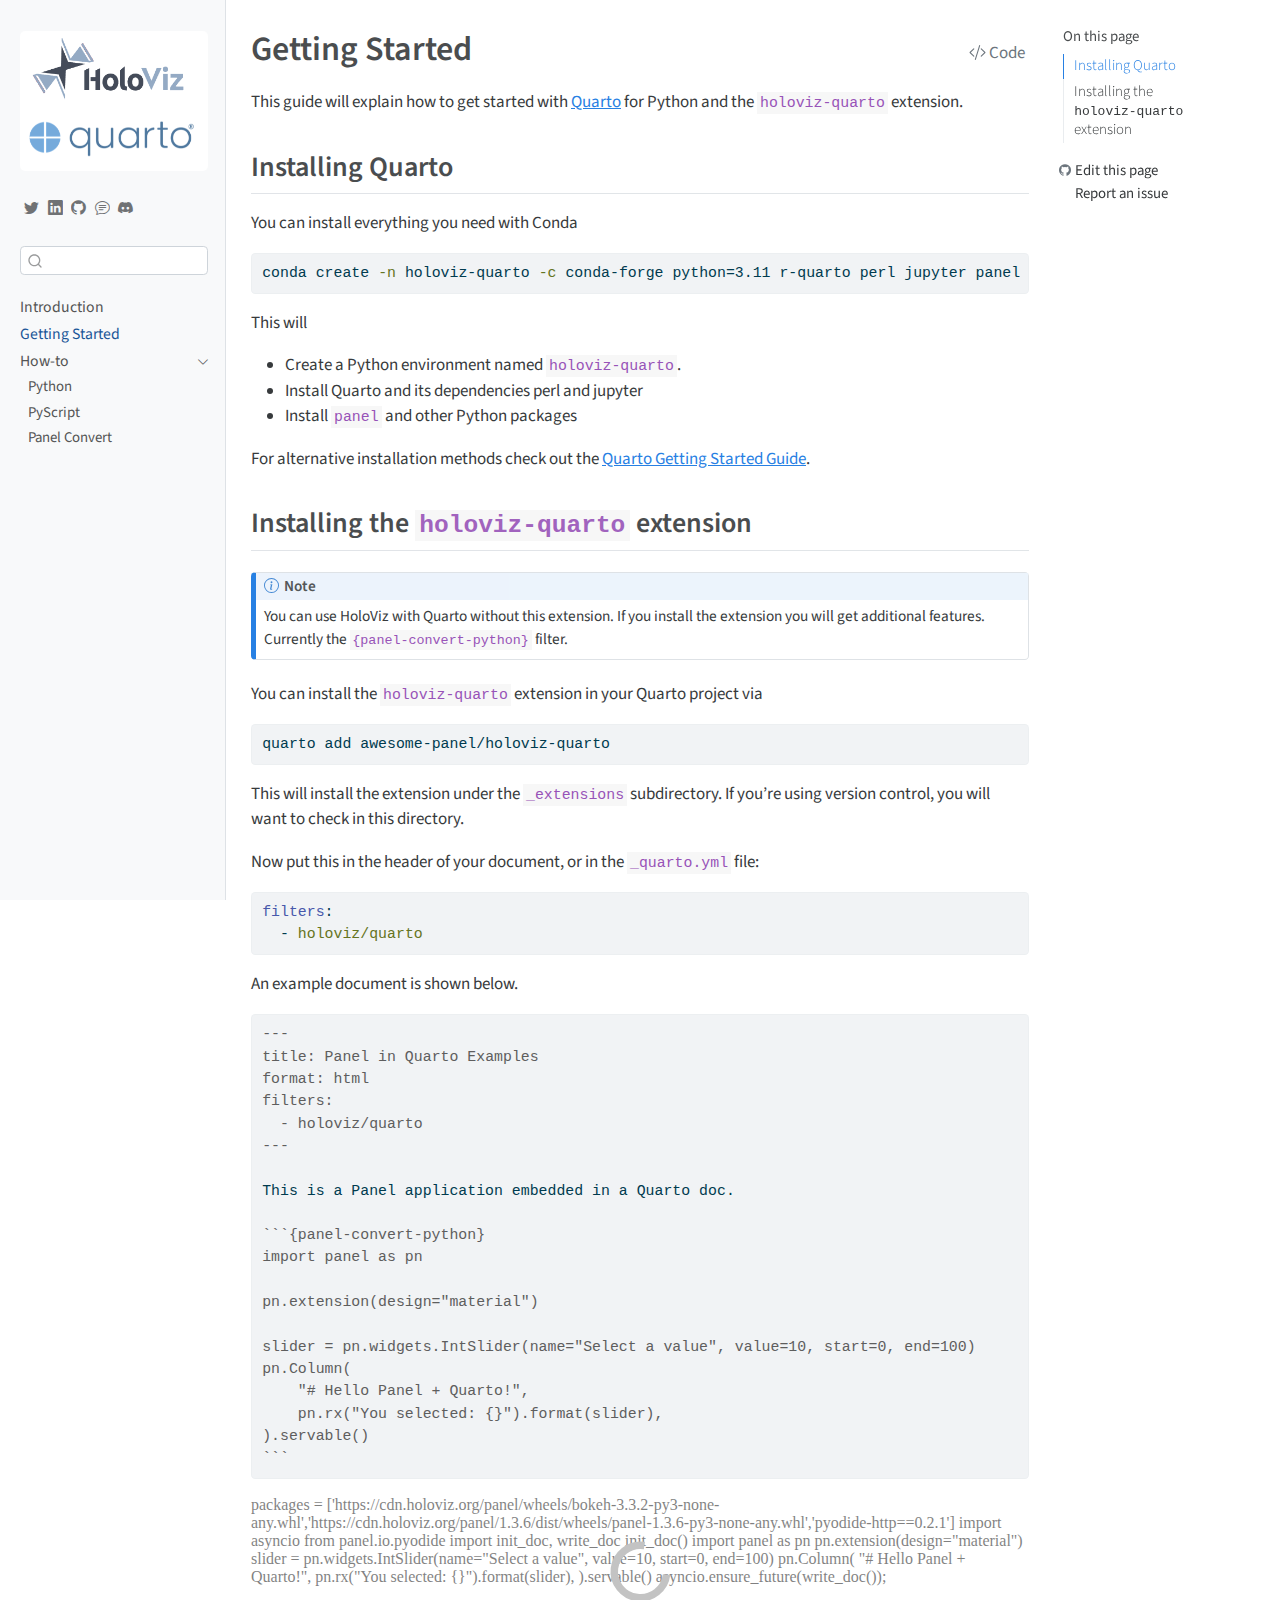
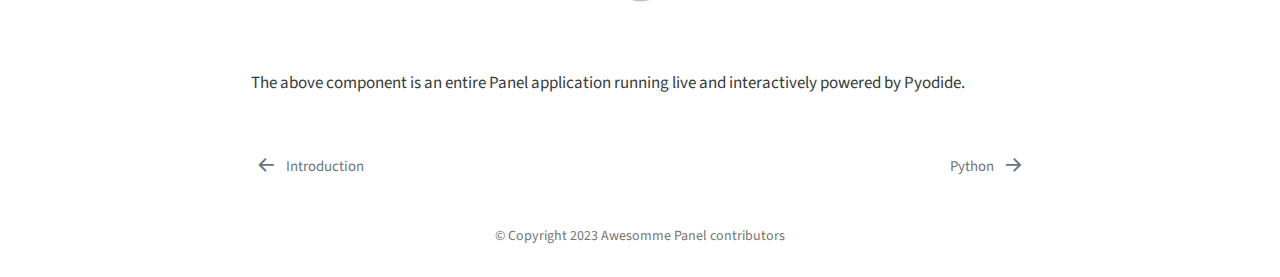
<file: getting-started.html>
<!DOCTYPE html>
<html xmlns="http://www.w3.org/1999/xhtml" lang="en" xml:lang="en"><head>

<meta charset="utf-8">
<meta name="generator" content="quarto-1.3.450">

<meta name="viewport" content="width=device-width, initial-scale=1.0, user-scalable=yes">


<title>holoviz-quarto - Getting Started</title>
<style>
code{white-space: pre-wrap;}
span.smallcaps{font-variant: small-caps;}
div.columns{display: flex; gap: min(4vw, 1.5em);}
div.column{flex: auto; overflow-x: auto;}
div.hanging-indent{margin-left: 1.5em; text-indent: -1.5em;}
ul.task-list{list-style: none;}
ul.task-list li input[type="checkbox"] {
  width: 0.8em;
  margin: 0 0.8em 0.2em -1em; /* quarto-specific, see https://github.com/quarto-dev/quarto-cli/issues/4556 */ 
  vertical-align: middle;
}
/* CSS for syntax highlighting */
pre > code.sourceCode { white-space: pre; position: relative; }
pre > code.sourceCode > span { display: inline-block; line-height: 1.25; }
pre > code.sourceCode > span:empty { height: 1.2em; }
.sourceCode { overflow: visible; }
code.sourceCode > span { color: inherit; text-decoration: inherit; }
div.sourceCode { margin: 1em 0; }
pre.sourceCode { margin: 0; }
@media screen {
div.sourceCode { overflow: auto; }
}
@media print {
pre > code.sourceCode { white-space: pre-wrap; }
pre > code.sourceCode > span { text-indent: -5em; padding-left: 5em; }
}
pre.numberSource code
  { counter-reset: source-line 0; }
pre.numberSource code > span
  { position: relative; left: -4em; counter-increment: source-line; }
pre.numberSource code > span > a:first-child::before
  { content: counter(source-line);
    position: relative; left: -1em; text-align: right; vertical-align: baseline;
    border: none; display: inline-block;
    -webkit-touch-callout: none; -webkit-user-select: none;
    -khtml-user-select: none; -moz-user-select: none;
    -ms-user-select: none; user-select: none;
    padding: 0 4px; width: 4em;
  }
pre.numberSource { margin-left: 3em;  padding-left: 4px; }
div.sourceCode
  {   }
@media screen {
pre > code.sourceCode > span > a:first-child::before { text-decoration: underline; }
}
</style>


<script src="site_libs/quarto-nav/quarto-nav.js"></script>
<script src="site_libs/quarto-nav/headroom.min.js"></script>
<script src="site_libs/clipboard/clipboard.min.js"></script>
<script src="site_libs/quarto-search/autocomplete.umd.js"></script>
<script src="site_libs/quarto-search/fuse.min.js"></script>
<script src="site_libs/quarto-search/quarto-search.js"></script>
<meta name="quarto:offset" content="./">
<link href="./example-python.html" rel="next">
<link href="./index.html" rel="prev">
<link href="./assets/logos/favicon.ico" rel="icon">
<script src="site_libs/quarto-html/quarto.js"></script>
<script src="site_libs/quarto-html/popper.min.js"></script>
<script src="site_libs/quarto-html/tippy.umd.min.js"></script>
<script src="site_libs/quarto-html/anchor.min.js"></script>
<link href="site_libs/quarto-html/tippy.css" rel="stylesheet">
<link href="site_libs/quarto-html/quarto-syntax-highlighting.css" rel="stylesheet" id="quarto-text-highlighting-styles">
<script src="site_libs/bootstrap/bootstrap.min.js"></script>
<link href="site_libs/bootstrap/bootstrap-icons.css" rel="stylesheet">
<link href="site_libs/bootstrap/bootstrap.min.css" rel="stylesheet" id="quarto-bootstrap" data-mode="light">
<script src="site_libs/quarto-contrib/quarto-panel-convert/quarto-panel-convert.js"></script>
<link href="site_libs/quarto-contrib/quarto-panel-convert/quarto-panel-convert.css" rel="stylesheet">
<script id="quarto-search-options" type="application/json">{
  "location": "sidebar",
  "copy-button": false,
  "collapse-after": 3,
  "panel-placement": "start",
  "type": "textbox",
  "limit": 20,
  "language": {
    "search-no-results-text": "No results",
    "search-matching-documents-text": "matching documents",
    "search-copy-link-title": "Copy link to search",
    "search-hide-matches-text": "Hide additional matches",
    "search-more-match-text": "more match in this document",
    "search-more-matches-text": "more matches in this document",
    "search-clear-button-title": "Clear",
    "search-detached-cancel-button-title": "Cancel",
    "search-submit-button-title": "Submit",
    "search-label": "Search"
  }
}</script>


<link rel="stylesheet" href="_quarto.css">
<meta property="og:title" content="holoviz-quarto - Getting Started">
<meta property="og:description" content="">
<meta property="og:site-name" content="holoviz-quarto">
<meta name="twitter:title" content="holoviz-quarto - Getting Started">
<meta name="twitter:description" content="">
<meta name="twitter:site" content="@HoloViz_org">
<meta name="twitter:card" content="summary">
</head>

<body class="nav-sidebar docked">

<div id="quarto-search-results"></div>
  <header id="quarto-header" class="headroom fixed-top">
  <nav class="quarto-secondary-nav">
    <div class="container-fluid d-flex">
      <button type="button" class="quarto-btn-toggle btn" data-bs-toggle="collapse" data-bs-target="#quarto-sidebar,#quarto-sidebar-glass" aria-controls="quarto-sidebar" aria-expanded="false" aria-label="Toggle sidebar navigation" onclick="if (window.quartoToggleHeadroom) { window.quartoToggleHeadroom(); }">
        <i class="bi bi-layout-text-sidebar-reverse"></i>
      </button>
      <nav class="quarto-page-breadcrumbs" aria-label="breadcrumb"><ol class="breadcrumb"><li class="breadcrumb-item"><a href="./getting-started.html">Getting Started</a></li></ol></nav>
      <a class="flex-grow-1" role="button" data-bs-toggle="collapse" data-bs-target="#quarto-sidebar,#quarto-sidebar-glass" aria-controls="quarto-sidebar" aria-expanded="false" aria-label="Toggle sidebar navigation" onclick="if (window.quartoToggleHeadroom) { window.quartoToggleHeadroom(); }">      
      </a>
      <button type="button" class="btn quarto-search-button" aria-label="" onclick="window.quartoOpenSearch();">
        <i class="bi bi-search"></i>
      </button>
    </div>
  </nav>
</header>
<!-- content -->
<div id="quarto-content" class="quarto-container page-columns page-rows-contents page-layout-article">
<!-- sidebar -->
  <nav id="quarto-sidebar" class="sidebar collapse collapse-horizontal sidebar-navigation docked overflow-auto">
    <div class="pt-lg-2 mt-2 text-left sidebar-header">
      <a href="./index.html" class="sidebar-logo-link">
      <img src="./assets/logos/holoviz-quarto.png" alt="" class="sidebar-logo py-0 d-lg-inline d-none">
      </a>
      <div class="sidebar-tools-main tools-wide">
    <a href="https://twitter.com/holoviz_org" rel="" title="" class="quarto-navigation-tool px-1" aria-label=""><i class="bi bi-twitter"></i></a>
    <a href="https://www.linkedin.com/company/panel-org" rel="" title="" class="quarto-navigation-tool px-1" aria-label=""><i class="bi bi-linkedin"></i></a>
    <a href="https://github.com/awesome-panel/holoviz-quarto" rel="" title="" class="quarto-navigation-tool px-1" aria-label=""><i class="bi bi-github"></i></a>
    <a href="https://discourse.holoviz.org" rel="" title="HoloViz Discourse" class="quarto-navigation-tool px-1" aria-label="HoloViz Discourse"><i class="bi bi-chat-text"></i></a>
    <a href="https://discord.gg/UXdtYyGVQX" rel="" title="HoloViz Discord" class="quarto-navigation-tool px-1" aria-label="HoloViz Discord"><i class="bi bi-discord"></i></a>
</div>
      </div>
        <div class="mt-2 flex-shrink-0 align-items-center">
        <div class="sidebar-search">
        <div id="quarto-search" class="" title="Search"></div>
        </div>
        </div>
    <div class="sidebar-menu-container"> 
    <ul class="list-unstyled mt-1">
        <li class="sidebar-item">
  <div class="sidebar-item-container"> 
  <a href="./index.html" class="sidebar-item-text sidebar-link">
 <span class="menu-text">Introduction</span></a>
  </div>
</li>
        <li class="sidebar-item">
  <div class="sidebar-item-container"> 
  <a href="./getting-started.html" class="sidebar-item-text sidebar-link active">
 <span class="menu-text">Getting Started</span></a>
  </div>
</li>
        <li class="sidebar-item sidebar-item-section">
      <div class="sidebar-item-container"> 
            <a class="sidebar-item-text sidebar-link text-start" data-bs-toggle="collapse" data-bs-target="#quarto-sidebar-section-1" aria-expanded="true">
 <span class="menu-text">How-to</span></a>
          <a class="sidebar-item-toggle text-start" data-bs-toggle="collapse" data-bs-target="#quarto-sidebar-section-1" aria-expanded="true" aria-label="Toggle section">
            <i class="bi bi-chevron-right ms-2"></i>
          </a> 
      </div>
      <ul id="quarto-sidebar-section-1" class="collapse list-unstyled sidebar-section depth1 show">  
          <li class="sidebar-item">
  <div class="sidebar-item-container"> 
  <a href="./example-python.html" class="sidebar-item-text sidebar-link">
 <span class="menu-text">Python</span></a>
  </div>
</li>
          <li class="sidebar-item">
  <div class="sidebar-item-container"> 
  <a href="./example-pyscript.html" class="sidebar-item-text sidebar-link">
 <span class="menu-text">PyScript</span></a>
  </div>
</li>
          <li class="sidebar-item">
  <div class="sidebar-item-container"> 
  <a href="./example-panel-convert-python.html" class="sidebar-item-text sidebar-link">
 <span class="menu-text">Panel Convert</span></a>
  </div>
</li>
      </ul>
  </li>
    </ul>
    </div>
</nav>
<div id="quarto-sidebar-glass" data-bs-toggle="collapse" data-bs-target="#quarto-sidebar,#quarto-sidebar-glass"></div>
<!-- margin-sidebar -->
    <div id="quarto-margin-sidebar" class="sidebar margin-sidebar">
        <nav id="TOC" role="doc-toc" class="toc-active">
    <h2 id="toc-title">On this page</h2>
   
  <ul>
  <li><a href="#installing-quarto" id="toc-installing-quarto" class="nav-link active" data-scroll-target="#installing-quarto">Installing Quarto</a></li>
  <li><a href="#installing-the-holoviz-quarto-extension" id="toc-installing-the-holoviz-quarto-extension" class="nav-link" data-scroll-target="#installing-the-holoviz-quarto-extension">Installing the <code>holoviz-quarto</code> extension</a></li>
  </ul>
<div class="toc-actions"><div><i class="bi bi-github"></i></div><div class="action-links"><p><a href="https://github.com/awesome-panel/holoviz-quarto/edit/main/getting-started.qmd" class="toc-action">Edit this page</a></p><p><a href="https://github.com/awesome-panel/holoviz-quarto/issues/new" class="toc-action">Report an issue</a></p></div></div></nav>
    </div>
<!-- main -->
<main class="content" id="quarto-document-content">

<header id="title-block-header" class="quarto-title-block default">
<div class="quarto-title">
<div class="quarto-title-block"><div><h1 class="title">Getting Started</h1><button type="button" class="btn code-tools-button" id="quarto-code-tools-source"><i class="bi"></i> Code</button></div></div>
</div>



<div class="quarto-title-meta">

    
  
    
  </div>
  

</header>

<p>This guide will explain how to get started with <a href="https://quarto.org/">Quarto</a> for Python and the <code>holoviz-quarto</code> extension.</p>
<section id="installing-quarto" class="level2">
<h2 class="anchored" data-anchor-id="installing-quarto">Installing Quarto</h2>
<p>You can install everything you need with Conda</p>
<div class="sourceCode" id="cb1"><pre class="sourceCode bash code-with-copy"><code class="sourceCode bash"><span id="cb1-1"><a href="#cb1-1" aria-hidden="true" tabindex="-1"></a><span class="ex">conda</span> create <span class="at">-n</span> holoviz-quarto <span class="at">-c</span> conda-forge python=3.11 r-quarto perl jupyter panel hvplot matplotlib</span></code><button title="Copy to Clipboard" class="code-copy-button"><i class="bi"></i></button></pre></div>
<p>This will</p>
<ul>
<li>Create a Python environment named <code>holoviz-quarto</code>.</li>
<li>Install Quarto and its dependencies perl and jupyter</li>
<li>Install <code>panel</code> and other Python packages</li>
</ul>
<p>For alternative installation methods check out the <a href="https://quarto.org/docs/get-started/">Quarto Getting Started Guide</a>.</p>
</section>
<section id="installing-the-holoviz-quarto-extension" class="level2">
<h2 class="anchored" data-anchor-id="installing-the-holoviz-quarto-extension">Installing the <code>holoviz-quarto</code> extension</h2>
<div class="callout callout-style-default callout-note callout-titled">
<div class="callout-header d-flex align-content-center">
<div class="callout-icon-container">
<i class="callout-icon"></i>
</div>
<div class="callout-title-container flex-fill">
Note
</div>
</div>
<div class="callout-body-container callout-body">
<p>You can use HoloViz with Quarto without this extension. If you install the extension you will get additional features. Currently the <code>{panel-convert-python}</code> filter.</p>
</div>
</div>
<p>You can install the <code>holoviz-quarto</code> extension in your Quarto project via</p>
<div class="sourceCode" id="cb2"><pre class="sourceCode bash code-with-copy"><code class="sourceCode bash"><span id="cb2-1"><a href="#cb2-1" aria-hidden="true" tabindex="-1"></a><span class="ex">quarto</span> add awesome-panel/holoviz-quarto</span></code><button title="Copy to Clipboard" class="code-copy-button"><i class="bi"></i></button></pre></div>
<p>This will install the extension under the <code>_extensions</code> subdirectory. If you’re using version control, you will want to check in this directory.</p>
<p>Now put this in the header of your document, or in the <code>_quarto.yml</code> file:</p>
<div class="sourceCode" id="cb3"><pre class="sourceCode yaml code-with-copy"><code class="sourceCode yaml"><span id="cb3-1"><a href="#cb3-1" aria-hidden="true" tabindex="-1"></a><span class="fu">filters</span><span class="kw">:</span></span>
<span id="cb3-2"><a href="#cb3-2" aria-hidden="true" tabindex="-1"></a><span class="at">  </span><span class="kw">-</span><span class="at"> holoviz/quarto</span></span></code><button title="Copy to Clipboard" class="code-copy-button"><i class="bi"></i></button></pre></div>
<p>An example document is shown below.</p>
<div class="sourceCode" id="cb4"><pre class="sourceCode markdown code-with-copy"><code class="sourceCode markdown"><span id="cb4-1"><a href="#cb4-1" aria-hidden="true" tabindex="-1"></a><span class="co">---</span></span>
<span id="cb4-2"><a href="#cb4-2" aria-hidden="true" tabindex="-1"></a><span class="an">title:</span><span class="co"> Panel in Quarto Examples</span></span>
<span id="cb4-3"><a href="#cb4-3" aria-hidden="true" tabindex="-1"></a><span class="an">format:</span><span class="co"> html</span></span>
<span id="cb4-4"><a href="#cb4-4" aria-hidden="true" tabindex="-1"></a><span class="an">filters:</span></span>
<span id="cb4-5"><a href="#cb4-5" aria-hidden="true" tabindex="-1"></a><span class="co">  - holoviz/quarto</span></span>
<span id="cb4-6"><a href="#cb4-6" aria-hidden="true" tabindex="-1"></a><span class="co">---</span></span>
<span id="cb4-7"><a href="#cb4-7" aria-hidden="true" tabindex="-1"></a></span>
<span id="cb4-8"><a href="#cb4-8" aria-hidden="true" tabindex="-1"></a>This is a Panel application embedded in a Quarto doc.</span>
<span id="cb4-9"><a href="#cb4-9" aria-hidden="true" tabindex="-1"></a></span>
<span id="cb4-10"><a href="#cb4-10" aria-hidden="true" tabindex="-1"></a><span class="in">```{panel-convert-python}</span></span>
<span id="cb4-11"><a href="#cb4-11" aria-hidden="true" tabindex="-1"></a><span class="in">import panel as pn</span></span>
<span id="cb4-12"><a href="#cb4-12" aria-hidden="true" tabindex="-1"></a></span>
<span id="cb4-13"><a href="#cb4-13" aria-hidden="true" tabindex="-1"></a><span class="in">pn.extension(design="material")</span></span>
<span id="cb4-14"><a href="#cb4-14" aria-hidden="true" tabindex="-1"></a></span>
<span id="cb4-15"><a href="#cb4-15" aria-hidden="true" tabindex="-1"></a><span class="in">slider = pn.widgets.IntSlider(name="Select a value", value=10, start=0, end=100)</span></span>
<span id="cb4-16"><a href="#cb4-16" aria-hidden="true" tabindex="-1"></a><span class="in">pn.Column(</span></span>
<span id="cb4-17"><a href="#cb4-17" aria-hidden="true" tabindex="-1"></a><span class="in">    "# Hello Panel + Quarto!",</span></span>
<span id="cb4-18"><a href="#cb4-18" aria-hidden="true" tabindex="-1"></a><span class="in">    pn.rx("You selected: {}").format(slider),</span></span>
<span id="cb4-19"><a href="#cb4-19" aria-hidden="true" tabindex="-1"></a><span class="in">).servable()</span></span>
<span id="cb4-20"><a href="#cb4-20" aria-hidden="true" tabindex="-1"></a><span class="in">```</span></span></code><button title="Copy to Clipboard" class="code-copy-button"><i class="bi"></i></button></pre></div>

<iframe frameborder="0" srcdoc="<!DOCTYPE html>
<html lang=&quot;en&quot;>
  <head>
    <meta charset=&quot;utf-8&quot;>
    <title>Panel Application</title>
    <style>
      html, body {
        box-sizing: border-box;
        display: flow-root;
        height: 100%;
        margin: 0;
        padding: 0;
      }
    </style>
    <link rel=&quot;stylesheet&quot; href=&quot;https://fonts.googleapis.com/css?family=Roboto:300,400,500&quot; type=&quot;text/css&quot; />
    <link rel=&quot;stylesheet&quot; href=&quot;https://fonts.googleapis.com/css?family=Material+Icons&amp;display=block&quot; type=&quot;text/css&quot; />

<link rel=&quot;stylesheet&quot; href=&quot;https://pyscript.net/releases/2023.05.1/pyscript.css&quot; />
<link rel=&quot;stylsheet&quot; href=&quot;https://cdn.holoviz.org/panel/1.3.6/dist/css/pyscript.css&quot; />
<style type=&quot;text/css&quot;>
:host(.pn-loading),
.pn-loading {
  overflow: hidden;
}

:host(.pn-loading):before,
.pn-loading:before {
  position: absolute;
  height: 100%;
  width: 100%;
  content: '';
  z-index: 1000;
  background-color: rgb(255, 255, 255, 0.5);
  border-color: lightgray;
  background-repeat: no-repeat;
  background-position: center;
  background-size: auto 50%;
  border-width: 1px;
  cursor: progress;
}

:host(.pn-loading) .pn-loading-msg,
.pn-loading .pn-loading-msg {
  position: absolute;
  top: 72%;
  font-size: 2em;
  color: black;
  width: 100%;
  text-align: center;
}


:host(.pn-loading.pn-arc):before, .pn-loading.pn-arc:before {
  background-image: url(&quot;[data-uri]&quot;);
  background-size: auto calc(min(50%, 400px));
}
</style><script defer src=&quot;https://pyscript.net/releases/2023.05.1/pyscript.js&quot;></script>
<script type=&quot;text/javascript&quot; src=&quot;https://cdn.bokeh.org/bokeh/release/bokeh-3.3.2.min.js&quot;></script>
<script type=&quot;text/javascript&quot; src=&quot;https://cdn.bokeh.org/bokeh/release/bokeh-gl-3.3.2.min.js&quot;></script>
<script type=&quot;text/javascript&quot; src=&quot;https://cdn.bokeh.org/bokeh/release/bokeh-widgets-3.3.2.min.js&quot;></script>
<script type=&quot;text/javascript&quot; src=&quot;https://cdn.bokeh.org/bokeh/release/bokeh-tables-3.3.2.min.js&quot;></script>
<script type=&quot;text/javascript&quot; src=&quot;https://cdn.holoviz.org/panel/1.3.6/dist/bundled/material-components-web@7.0.0/dist/material-components-web.min.js&quot;></script>
<script type=&quot;text/javascript&quot; src=&quot;https://cdn.holoviz.org/panel/1.3.6/dist/panel.min.js&quot;></script>

<script type=&quot;text/javascript&quot;>
  Bokeh.set_log_level(&quot;info&quot;);
</script>  </head>
  <body class=&quot;pn-loading pn-arc&quot;>
    <div id=&quot;d4588ac0-7570-45f4-9b91-ea4827392a14&quot; data-root-id=&quot;p1002&quot; style=&quot;display: contents;&quot;></div>
  <div id=&quot;c6c2fee5-9f5a-46d7-9561-f02d14273c47&quot; data-root-id=&quot;p1030&quot; style=&quot;display: contents;&quot;></div>
  <div id=&quot;ef1446f9-8680-405f-b215-4cf301afcb76&quot; data-root-id=&quot;p1031&quot; style=&quot;display: contents;&quot;></div>
  <py-config>
    packages = ['https://cdn.holoviz.org/panel/wheels/bokeh-3.3.2-py3-none-any.whl','https://cdn.holoviz.org/panel/1.3.6/dist/wheels/panel-1.3.6-py3-none-any.whl','pyodide-http==0.2.1']
    </py-config>
    <py-script>
    import asyncio

    from panel.io.pyodide import init_doc, write_doc

    init_doc()

    import panel as pn

    pn.extension(design=&quot;material&quot;)

    slider = pn.widgets.IntSlider(name=&quot;Select a value&quot;, value=10, start=0, end=100)
    pn.Column(
        &quot;# Hello Panel + Quarto!&quot;,
        pn.rx(&quot;You selected: {}&quot;).format(slider),
    ).servable()

    asyncio.ensure_future(write_doc());</py-script>
    <script type=&quot;application/json&quot; id=&quot;p1032&quot;>
      {&quot;02f1492a-9f3a-4e7e-b3c5-0f080689d1fa&quot;:{&quot;version&quot;:&quot;3.3.2&quot;,&quot;title&quot;:&quot;Panel Application&quot;,&quot;roots&quot;:[{&quot;type&quot;:&quot;object&quot;,&quot;name&quot;:&quot;panel.models.layout.Column&quot;,&quot;id&quot;:&quot;p1002&quot;,&quot;attributes&quot;:{&quot;name&quot;:&quot;Column00130&quot;,&quot;stylesheets&quot;:[&quot;\n:host(.pn-loading.pn-arc):before, .pn-loading.pn-arc:before {\n  background-image: url(\&quot;[data-uri]\&quot;);\n  background-size: auto calc(min(50%, 400px));\n}&quot;,{&quot;type&quot;:&quot;object&quot;,&quot;name&quot;:&quot;ImportedStyleSheet&quot;,&quot;id&quot;:&quot;p1007&quot;,&quot;attributes&quot;:{&quot;url&quot;:&quot;https://cdn.holoviz.org/panel/1.3.6/dist/css/loading.css&quot;}},{&quot;type&quot;:&quot;object&quot;,&quot;name&quot;:&quot;ImportedStyleSheet&quot;,&quot;id&quot;:&quot;p1017&quot;,&quot;attributes&quot;:{&quot;url&quot;:&quot;https://cdn.holoviz.org/panel/1.3.6/dist/css/listpanel.css&quot;}},{&quot;type&quot;:&quot;object&quot;,&quot;name&quot;:&quot;ImportedStyleSheet&quot;,&quot;id&quot;:&quot;p1003&quot;,&quot;attributes&quot;:{&quot;url&quot;:&quot;https://cdn.jsdelivr.net/npm/material-components-web@7.0.0/dist/material-components-web.min.css&quot;}},{&quot;type&quot;:&quot;object&quot;,&quot;name&quot;:&quot;ImportedStyleSheet&quot;,&quot;id&quot;:&quot;p1004&quot;,&quot;attributes&quot;:{&quot;url&quot;:&quot;https://cdn.holoviz.org/panel/1.3.6/dist/bundled/theme/default.css&quot;}},{&quot;type&quot;:&quot;object&quot;,&quot;name&quot;:&quot;ImportedStyleSheet&quot;,&quot;id&quot;:&quot;p1005&quot;,&quot;attributes&quot;:{&quot;url&quot;:&quot;https://cdn.holoviz.org/panel/1.3.6/dist/bundled/theme/material_variables.css&quot;}},{&quot;type&quot;:&quot;object&quot;,&quot;name&quot;:&quot;ImportedStyleSheet&quot;,&quot;id&quot;:&quot;p1006&quot;,&quot;attributes&quot;:{&quot;url&quot;:&quot;https://cdn.holoviz.org/panel/1.3.6/dist/bundled/theme/material.css&quot;}}],&quot;margin&quot;:0,&quot;align&quot;:&quot;start&quot;,&quot;children&quot;:[{&quot;type&quot;:&quot;object&quot;,&quot;name&quot;:&quot;panel.models.markup.HTML&quot;,&quot;id&quot;:&quot;p1009&quot;,&quot;attributes&quot;:{&quot;css_classes&quot;:[&quot;markdown&quot;],&quot;stylesheets&quot;:[&quot;\n:host(.pn-loading.pn-arc):before, .pn-loading.pn-arc:before {\n  background-image: url(\&quot;[data-uri]\&quot;);\n  background-size: auto calc(min(50%, 400px));\n}&quot;,{&quot;id&quot;:&quot;p1007&quot;},{&quot;type&quot;:&quot;object&quot;,&quot;name&quot;:&quot;ImportedStyleSheet&quot;,&quot;id&quot;:&quot;p1008&quot;,&quot;attributes&quot;:{&quot;url&quot;:&quot;https://cdn.holoviz.org/panel/1.3.6/dist/css/markdown.css&quot;}},{&quot;id&quot;:&quot;p1003&quot;},{&quot;id&quot;:&quot;p1004&quot;},{&quot;id&quot;:&quot;p1005&quot;},{&quot;id&quot;:&quot;p1006&quot;}],&quot;margin&quot;:[5,10],&quot;align&quot;:&quot;start&quot;,&quot;text&quot;:&quot;&amp;amp;lt;h1 id=&amp;amp;quot;hello-panel--quarto&amp;amp;quot;&amp;amp;gt;Hello Panel + Quarto! &amp;amp;lt;a class=&amp;amp;quot;header-anchor&amp;amp;quot; href=&amp;amp;quot;#hello-panel--quarto&amp;amp;quot;&amp;amp;gt;\u00b6&amp;amp;lt;/a&amp;amp;gt;&amp;amp;lt;/h1&amp;amp;gt;\n&quot;}},{&quot;type&quot;:&quot;object&quot;,&quot;name&quot;:&quot;Row&quot;,&quot;id&quot;:&quot;p1010&quot;,&quot;attributes&quot;:{&quot;name&quot;:&quot;Row00120&quot;,&quot;stylesheets&quot;:[&quot;\n:host(.pn-loading.pn-arc):before, .pn-loading.pn-arc:before {\n  background-image: url(\&quot;[data-uri]\&quot;);\n  background-size: auto calc(min(50%, 400px));\n}&quot;,{&quot;id&quot;:&quot;p1007&quot;},{&quot;id&quot;:&quot;p1017&quot;},{&quot;id&quot;:&quot;p1003&quot;},{&quot;id&quot;:&quot;p1004&quot;},{&quot;id&quot;:&quot;p1005&quot;},{&quot;id&quot;:&quot;p1006&quot;}],&quot;margin&quot;:0,&quot;align&quot;:&quot;start&quot;,&quot;children&quot;:[{&quot;type&quot;:&quot;object&quot;,&quot;name&quot;:&quot;Row&quot;,&quot;id&quot;:&quot;p1011&quot;,&quot;attributes&quot;:{&quot;name&quot;:&quot;Row00129&quot;,&quot;stylesheets&quot;:[&quot;\n:host(.pn-loading.pn-arc):before, .pn-loading.pn-arc:before {\n  background-image: url(\&quot;[data-uri]\&quot;);\n  background-size: auto calc(min(50%, 400px));\n}&quot;,{&quot;id&quot;:&quot;p1007&quot;},{&quot;id&quot;:&quot;p1017&quot;},{&quot;id&quot;:&quot;p1003&quot;},{&quot;id&quot;:&quot;p1004&quot;},{&quot;id&quot;:&quot;p1005&quot;},{&quot;id&quot;:&quot;p1006&quot;}],&quot;margin&quot;:0,&quot;align&quot;:&quot;start&quot;,&quot;children&quot;:[{&quot;type&quot;:&quot;object&quot;,&quot;name&quot;:&quot;panel.models.layout.Column&quot;,&quot;id&quot;:&quot;p1012&quot;,&quot;attributes&quot;:{&quot;name&quot;:&quot;WidgetBox00128&quot;,&quot;css_classes&quot;:[&quot;panel-widget-box&quot;],&quot;stylesheets&quot;:[&quot;\n:host(.pn-loading.pn-arc):before, .pn-loading.pn-arc:before {\n  background-image: url(\&quot;[data-uri]\&quot;);\n  background-size: auto calc(min(50%, 400px));\n}&quot;,{&quot;id&quot;:&quot;p1007&quot;},{&quot;type&quot;:&quot;object&quot;,&quot;name&quot;:&quot;ImportedStyleSheet&quot;,&quot;id&quot;:&quot;p1016&quot;,&quot;attributes&quot;:{&quot;url&quot;:&quot;https://cdn.holoviz.org/panel/1.3.6/dist/css/widgetbox.css&quot;}},{&quot;id&quot;:&quot;p1017&quot;},{&quot;id&quot;:&quot;p1003&quot;},{&quot;id&quot;:&quot;p1004&quot;},{&quot;id&quot;:&quot;p1005&quot;},{&quot;id&quot;:&quot;p1006&quot;}],&quot;margin&quot;:0,&quot;align&quot;:&quot;start&quot;,&quot;children&quot;:[{&quot;type&quot;:&quot;object&quot;,&quot;name&quot;:&quot;Slider&quot;,&quot;id&quot;:&quot;p1014&quot;,&quot;attributes&quot;:{&quot;stylesheets&quot;:[&quot;\n:host(.pn-loading.pn-arc):before, .pn-loading.pn-arc:before {\n  background-image: url(\&quot;[data-uri]\&quot;);\n  background-size: auto calc(min(50%, 400px));\n}&quot;,{&quot;id&quot;:&quot;p1007&quot;},{&quot;id&quot;:&quot;p1003&quot;},{&quot;id&quot;:&quot;p1004&quot;},{&quot;id&quot;:&quot;p1005&quot;},{&quot;id&quot;:&quot;p1006&quot;}],&quot;margin&quot;:[5,10],&quot;align&quot;:&quot;start&quot;,&quot;title&quot;:&quot;Select a value&quot;,&quot;start&quot;:0,&quot;end&quot;:100,&quot;value&quot;:10}}]}},{&quot;type&quot;:&quot;object&quot;,&quot;name&quot;:&quot;panel.models.layout.Column&quot;,&quot;id&quot;:&quot;p1018&quot;,&quot;attributes&quot;:{&quot;name&quot;:&quot;Column00125&quot;,&quot;stylesheets&quot;:[&quot;\n:host(.pn-loading.pn-arc):before, .pn-loading.pn-arc:before {\n  background-image: url(\&quot;[data-uri]\&quot;);\n  background-size: auto calc(min(50%, 400px));\n}&quot;,{&quot;id&quot;:&quot;p1007&quot;},{&quot;id&quot;:&quot;p1017&quot;},{&quot;id&quot;:&quot;p1003&quot;},{&quot;id&quot;:&quot;p1004&quot;},{&quot;id&quot;:&quot;p1005&quot;},{&quot;id&quot;:&quot;p1006&quot;}],&quot;margin&quot;:0,&quot;align&quot;:&quot;start&quot;,&quot;children&quot;:[{&quot;type&quot;:&quot;object&quot;,&quot;name&quot;:&quot;panel.models.markup.HTML&quot;,&quot;id&quot;:&quot;p1021&quot;,&quot;attributes&quot;:{&quot;css_classes&quot;:[&quot;markdown&quot;],&quot;stylesheets&quot;:[&quot;\n:host(.pn-loading.pn-arc):before, .pn-loading.pn-arc:before {\n  background-image: url(\&quot;[data-uri]\&quot;);\n  background-size: auto calc(min(50%, 400px));\n}&quot;,{&quot;id&quot;:&quot;p1007&quot;},{&quot;id&quot;:&quot;p1008&quot;},{&quot;id&quot;:&quot;p1003&quot;},{&quot;id&quot;:&quot;p1004&quot;},{&quot;id&quot;:&quot;p1005&quot;},{&quot;id&quot;:&quot;p1006&quot;}],&quot;margin&quot;:[5,10],&quot;align&quot;:&quot;start&quot;,&quot;text&quot;:&quot;&amp;amp;lt;p&amp;amp;gt;You selected: 10&amp;amp;lt;/p&amp;amp;gt;\n&quot;}}]}}]}}]}}]}},{&quot;type&quot;:&quot;object&quot;,&quot;name&quot;:&quot;panel.models.location.Location&quot;,&quot;id&quot;:&quot;p1030&quot;,&quot;attributes&quot;:{&quot;name&quot;:&quot;location&quot;,&quot;reload&quot;:false}},{&quot;type&quot;:&quot;object&quot;,&quot;name&quot;:&quot;panel.models.browser.BrowserInfo&quot;,&quot;id&quot;:&quot;p1031&quot;,&quot;attributes&quot;:{&quot;name&quot;:&quot;browser_info&quot;}}],&quot;defs&quot;:[{&quot;type&quot;:&quot;model&quot;,&quot;name&quot;:&quot;ReactiveHTML1&quot;},{&quot;type&quot;:&quot;model&quot;,&quot;name&quot;:&quot;FlexBox1&quot;,&quot;properties&quot;:[{&quot;name&quot;:&quot;align_content&quot;,&quot;kind&quot;:&quot;Any&quot;,&quot;default&quot;:&quot;flex-start&quot;},{&quot;name&quot;:&quot;align_items&quot;,&quot;kind&quot;:&quot;Any&quot;,&quot;default&quot;:&quot;flex-start&quot;},{&quot;name&quot;:&quot;flex_direction&quot;,&quot;kind&quot;:&quot;Any&quot;,&quot;default&quot;:&quot;row&quot;},{&quot;name&quot;:&quot;flex_wrap&quot;,&quot;kind&quot;:&quot;Any&quot;,&quot;default&quot;:&quot;wrap&quot;},{&quot;name&quot;:&quot;justify_content&quot;,&quot;kind&quot;:&quot;Any&quot;,&quot;default&quot;:&quot;flex-start&quot;}]},{&quot;type&quot;:&quot;model&quot;,&quot;name&quot;:&quot;FloatPanel1&quot;,&quot;properties&quot;:[{&quot;name&quot;:&quot;config&quot;,&quot;kind&quot;:&quot;Any&quot;,&quot;default&quot;:{&quot;type&quot;:&quot;map&quot;}},{&quot;name&quot;:&quot;contained&quot;,&quot;kind&quot;:&quot;Any&quot;,&quot;default&quot;:true},{&quot;name&quot;:&quot;position&quot;,&quot;kind&quot;:&quot;Any&quot;,&quot;default&quot;:&quot;right-top&quot;},{&quot;name&quot;:&quot;offsetx&quot;,&quot;kind&quot;:&quot;Any&quot;,&quot;default&quot;:null},{&quot;name&quot;:&quot;offsety&quot;,&quot;kind&quot;:&quot;Any&quot;,&quot;default&quot;:null},{&quot;name&quot;:&quot;theme&quot;,&quot;kind&quot;:&quot;Any&quot;,&quot;default&quot;:&quot;primary&quot;},{&quot;name&quot;:&quot;status&quot;,&quot;kind&quot;:&quot;Any&quot;,&quot;default&quot;:&quot;normalized&quot;}]},{&quot;type&quot;:&quot;model&quot;,&quot;name&quot;:&quot;GridStack1&quot;,&quot;properties&quot;:[{&quot;name&quot;:&quot;mode&quot;,&quot;kind&quot;:&quot;Any&quot;,&quot;default&quot;:&quot;warn&quot;},{&quot;name&quot;:&quot;ncols&quot;,&quot;kind&quot;:&quot;Any&quot;,&quot;default&quot;:null},{&quot;name&quot;:&quot;nrows&quot;,&quot;kind&quot;:&quot;Any&quot;,&quot;default&quot;:null},{&quot;name&quot;:&quot;allow_resize&quot;,&quot;kind&quot;:&quot;Any&quot;,&quot;default&quot;:true},{&quot;name&quot;:&quot;allow_drag&quot;,&quot;kind&quot;:&quot;Any&quot;,&quot;default&quot;:true},{&quot;name&quot;:&quot;state&quot;,&quot;kind&quot;:&quot;Any&quot;,&quot;default&quot;:[]}]},{&quot;type&quot;:&quot;model&quot;,&quot;name&quot;:&quot;drag1&quot;,&quot;properties&quot;:[{&quot;name&quot;:&quot;slider_width&quot;,&quot;kind&quot;:&quot;Any&quot;,&quot;default&quot;:5},{&quot;name&quot;:&quot;slider_color&quot;,&quot;kind&quot;:&quot;Any&quot;,&quot;default&quot;:&quot;black&quot;},{&quot;name&quot;:&quot;value&quot;,&quot;kind&quot;:&quot;Any&quot;,&quot;default&quot;:50}]},{&quot;type&quot;:&quot;model&quot;,&quot;name&quot;:&quot;click1&quot;,&quot;properties&quot;:[{&quot;name&quot;:&quot;terminal_output&quot;,&quot;kind&quot;:&quot;Any&quot;,&quot;default&quot;:&quot;&quot;},{&quot;name&quot;:&quot;debug_name&quot;,&quot;kind&quot;:&quot;Any&quot;,&quot;default&quot;:&quot;&quot;},{&quot;name&quot;:&quot;clears&quot;,&quot;kind&quot;:&quot;Any&quot;,&quot;default&quot;:0}]},{&quot;type&quot;:&quot;model&quot;,&quot;name&quot;:&quot;copy_to_clipboard1&quot;,&quot;properties&quot;:[{&quot;name&quot;:&quot;fill&quot;,&quot;kind&quot;:&quot;Any&quot;,&quot;default&quot;:&quot;none&quot;},{&quot;name&quot;:&quot;value&quot;,&quot;kind&quot;:&quot;Any&quot;,&quot;default&quot;:null}]},{&quot;type&quot;:&quot;model&quot;,&quot;name&quot;:&quot;FastWrapper1&quot;,&quot;properties&quot;:[{&quot;name&quot;:&quot;object&quot;,&quot;kind&quot;:&quot;Any&quot;,&quot;default&quot;:null},{&quot;name&quot;:&quot;style&quot;,&quot;kind&quot;:&quot;Any&quot;,&quot;default&quot;:null}]},{&quot;type&quot;:&quot;model&quot;,&quot;name&quot;:&quot;NotificationAreaBase1&quot;,&quot;properties&quot;:[{&quot;name&quot;:&quot;js_events&quot;,&quot;kind&quot;:&quot;Any&quot;,&quot;default&quot;:{&quot;type&quot;:&quot;map&quot;}},{&quot;name&quot;:&quot;position&quot;,&quot;kind&quot;:&quot;Any&quot;,&quot;default&quot;:&quot;bottom-right&quot;},{&quot;name&quot;:&quot;_clear&quot;,&quot;kind&quot;:&quot;Any&quot;,&quot;default&quot;:0}]},{&quot;type&quot;:&quot;model&quot;,&quot;name&quot;:&quot;NotificationArea1&quot;,&quot;properties&quot;:[{&quot;name&quot;:&quot;js_events&quot;,&quot;kind&quot;:&quot;Any&quot;,&quot;default&quot;:{&quot;type&quot;:&quot;map&quot;}},{&quot;name&quot;:&quot;notifications&quot;,&quot;kind&quot;:&quot;Any&quot;,&quot;default&quot;:[]},{&quot;name&quot;:&quot;position&quot;,&quot;kind&quot;:&quot;Any&quot;,&quot;default&quot;:&quot;bottom-right&quot;},{&quot;name&quot;:&quot;_clear&quot;,&quot;kind&quot;:&quot;Any&quot;,&quot;default&quot;:0},{&quot;name&quot;:&quot;types&quot;,&quot;kind&quot;:&quot;Any&quot;,&quot;default&quot;:[{&quot;type&quot;:&quot;map&quot;,&quot;entries&quot;:[[&quot;type&quot;,&quot;warning&quot;],[&quot;background&quot;,&quot;#ffc107&quot;],[&quot;icon&quot;,{&quot;type&quot;:&quot;map&quot;,&quot;entries&quot;:[[&quot;className&quot;,&quot;fas fa-exclamation-triangle&quot;],[&quot;tagName&quot;,&quot;i&quot;],[&quot;color&quot;,&quot;white&quot;]]}]]},{&quot;type&quot;:&quot;map&quot;,&quot;entries&quot;:[[&quot;type&quot;,&quot;info&quot;],[&quot;background&quot;,&quot;#007bff&quot;],[&quot;icon&quot;,{&quot;type&quot;:&quot;map&quot;,&quot;entries&quot;:[[&quot;className&quot;,&quot;fas fa-info-circle&quot;],[&quot;tagName&quot;,&quot;i&quot;],[&quot;color&quot;,&quot;white&quot;]]}]]}]}]},{&quot;type&quot;:&quot;model&quot;,&quot;name&quot;:&quot;Notification&quot;,&quot;properties&quot;:[{&quot;name&quot;:&quot;background&quot;,&quot;kind&quot;:&quot;Any&quot;,&quot;default&quot;:null},{&quot;name&quot;:&quot;duration&quot;,&quot;kind&quot;:&quot;Any&quot;,&quot;default&quot;:3000},{&quot;name&quot;:&quot;icon&quot;,&quot;kind&quot;:&quot;Any&quot;,&quot;default&quot;:null},{&quot;name&quot;:&quot;message&quot;,&quot;kind&quot;:&quot;Any&quot;,&quot;default&quot;:&quot;&quot;},{&quot;name&quot;:&quot;notification_type&quot;,&quot;kind&quot;:&quot;Any&quot;,&quot;default&quot;:null},{&quot;name&quot;:&quot;_destroyed&quot;,&quot;kind&quot;:&quot;Any&quot;,&quot;default&quot;:false}]},{&quot;type&quot;:&quot;model&quot;,&quot;name&quot;:&quot;TemplateActions1&quot;,&quot;properties&quot;:[{&quot;name&quot;:&quot;open_modal&quot;,&quot;kind&quot;:&quot;Any&quot;,&quot;default&quot;:0},{&quot;name&quot;:&quot;close_modal&quot;,&quot;kind&quot;:&quot;Any&quot;,&quot;default&quot;:0}]},{&quot;type&quot;:&quot;model&quot;,&quot;name&quot;:&quot;BootstrapTemplateActions1&quot;,&quot;properties&quot;:[{&quot;name&quot;:&quot;open_modal&quot;,&quot;kind&quot;:&quot;Any&quot;,&quot;default&quot;:0},{&quot;name&quot;:&quot;close_modal&quot;,&quot;kind&quot;:&quot;Any&quot;,&quot;default&quot;:0}]},{&quot;type&quot;:&quot;model&quot;,&quot;name&quot;:&quot;MaterialTemplateActions1&quot;,&quot;properties&quot;:[{&quot;name&quot;:&quot;open_modal&quot;,&quot;kind&quot;:&quot;Any&quot;,&quot;default&quot;:0},{&quot;name&quot;:&quot;close_modal&quot;,&quot;kind&quot;:&quot;Any&quot;,&quot;default&quot;:0}]}]}}
    </script>
    <script type=&quot;text/javascript&quot;>
      (function() {
        const fn = function() {
          Bokeh.safely(function() {
            (function(root) {
              function embed_document(root) {
              const docs_json = document.getElementById('p1032').textContent;
              const render_items = [{&quot;docid&quot;:&quot;02f1492a-9f3a-4e7e-b3c5-0f080689d1fa&quot;,&quot;roots&quot;:{&quot;p1002&quot;:&quot;d4588ac0-7570-45f4-9b91-ea4827392a14&quot;,&quot;p1030&quot;:&quot;c6c2fee5-9f5a-46d7-9561-f02d14273c47&quot;,&quot;p1031&quot;:&quot;ef1446f9-8680-405f-b215-4cf301afcb76&quot;},&quot;root_ids&quot;:[&quot;p1002&quot;,&quot;p1030&quot;,&quot;p1031&quot;]}];
              root.Bokeh.embed.embed_items(docs_json, render_items);
              }
              if (root.Bokeh !== undefined) {
                embed_document(root);
              } else {
                let attempts = 0;
                const timer = setInterval(function(root) {
                  if (root.Bokeh !== undefined) {
                    clearInterval(timer);
                    embed_document(root);
                  } else {
                    attempts++;
                    if (attempts > 100) {
                      clearInterval(timer);
                      console.log(&quot;Bokeh: ERROR: Unable to run BokehJS code because BokehJS library is missing&quot;);
                    }
                  }
                }, 10, root)
              }
            })(window);
          });
        };
        if (document.readyState != &quot;loading&quot;) fn();
        else document.addEventListener(&quot;DOMContentLoaded&quot;, fn);
      })();
    </script>
  </body>
</html>" class="panel-app" onload="resizePanelApp(this)" allow="accelerometer;autoplay;camera;document-domain;encrypted-media;fullscreen;gamepad;geolocation;gyroscope;layout-animations;legacy-image-formats;microphone;oversized-images;payment;publickey-credentials-get;speaker-selection;sync-xhr;unoptimized-images;unsized-media;screen-wake-lock;web-share;xr-spatial-tracking"></iframe>

<p>The above component is an entire Panel application running live and interactively powered by Pyodide.</p>


<!-- -->

</section>

<a onclick="window.scrollTo(0, 0); return false;" role="button" id="quarto-back-to-top"><i class="bi bi-arrow-up"></i> Back to top</a></main> <!-- /main -->
<script id="quarto-html-after-body" type="application/javascript">
window.document.addEventListener("DOMContentLoaded", function (event) {
  const toggleBodyColorMode = (bsSheetEl) => {
    const mode = bsSheetEl.getAttribute("data-mode");
    const bodyEl = window.document.querySelector("body");
    if (mode === "dark") {
      bodyEl.classList.add("quarto-dark");
      bodyEl.classList.remove("quarto-light");
    } else {
      bodyEl.classList.add("quarto-light");
      bodyEl.classList.remove("quarto-dark");
    }
  }
  const toggleBodyColorPrimary = () => {
    const bsSheetEl = window.document.querySelector("link#quarto-bootstrap");
    if (bsSheetEl) {
      toggleBodyColorMode(bsSheetEl);
    }
  }
  toggleBodyColorPrimary();  
  const icon = "";
  const anchorJS = new window.AnchorJS();
  anchorJS.options = {
    placement: 'right',
    icon: icon
  };
  anchorJS.add('.anchored');
  const isCodeAnnotation = (el) => {
    for (const clz of el.classList) {
      if (clz.startsWith('code-annotation-')) {                     
        return true;
      }
    }
    return false;
  }
  const clipboard = new window.ClipboardJS('.code-copy-button', {
    text: function(trigger) {
      const codeEl = trigger.previousElementSibling.cloneNode(true);
      for (const childEl of codeEl.children) {
        if (isCodeAnnotation(childEl)) {
          childEl.remove();
        }
      }
      return codeEl.innerText;
    }
  });
  clipboard.on('success', function(e) {
    // button target
    const button = e.trigger;
    // don't keep focus
    button.blur();
    // flash "checked"
    button.classList.add('code-copy-button-checked');
    var currentTitle = button.getAttribute("title");
    button.setAttribute("title", "Copied!");
    let tooltip;
    if (window.bootstrap) {
      button.setAttribute("data-bs-toggle", "tooltip");
      button.setAttribute("data-bs-placement", "left");
      button.setAttribute("data-bs-title", "Copied!");
      tooltip = new bootstrap.Tooltip(button, 
        { trigger: "manual", 
          customClass: "code-copy-button-tooltip",
          offset: [0, -8]});
      tooltip.show();    
    }
    setTimeout(function() {
      if (tooltip) {
        tooltip.hide();
        button.removeAttribute("data-bs-title");
        button.removeAttribute("data-bs-toggle");
        button.removeAttribute("data-bs-placement");
      }
      button.setAttribute("title", currentTitle);
      button.classList.remove('code-copy-button-checked');
    }, 1000);
    // clear code selection
    e.clearSelection();
  });
  const viewSource = window.document.getElementById('quarto-view-source') ||
                     window.document.getElementById('quarto-code-tools-source');
  if (viewSource) {
    const sourceUrl = viewSource.getAttribute("data-quarto-source-url");
    viewSource.addEventListener("click", function(e) {
      if (sourceUrl) {
        // rstudio viewer pane
        if (/\bcapabilities=\b/.test(window.location)) {
          window.open(sourceUrl);
        } else {
          window.location.href = sourceUrl;
        }
      } else {
        const modal = new bootstrap.Modal(document.getElementById('quarto-embedded-source-code-modal'));
        modal.show();
      }
      return false;
    });
  }
  function toggleCodeHandler(show) {
    return function(e) {
      const detailsSrc = window.document.querySelectorAll(".cell > details > .sourceCode");
      for (let i=0; i<detailsSrc.length; i++) {
        const details = detailsSrc[i].parentElement;
        if (show) {
          details.open = true;
        } else {
          details.removeAttribute("open");
        }
      }
      const cellCodeDivs = window.document.querySelectorAll(".cell > .sourceCode");
      const fromCls = show ? "hidden" : "unhidden";
      const toCls = show ? "unhidden" : "hidden";
      for (let i=0; i<cellCodeDivs.length; i++) {
        const codeDiv = cellCodeDivs[i];
        if (codeDiv.classList.contains(fromCls)) {
          codeDiv.classList.remove(fromCls);
          codeDiv.classList.add(toCls);
        } 
      }
      return false;
    }
  }
  const hideAllCode = window.document.getElementById("quarto-hide-all-code");
  if (hideAllCode) {
    hideAllCode.addEventListener("click", toggleCodeHandler(false));
  }
  const showAllCode = window.document.getElementById("quarto-show-all-code");
  if (showAllCode) {
    showAllCode.addEventListener("click", toggleCodeHandler(true));
  }
  function tippyHover(el, contentFn) {
    const config = {
      allowHTML: true,
      content: contentFn,
      maxWidth: 500,
      delay: 100,
      arrow: false,
      appendTo: function(el) {
          return el.parentElement;
      },
      interactive: true,
      interactiveBorder: 10,
      theme: 'quarto',
      placement: 'bottom-start'
    };
    window.tippy(el, config); 
  }
  const noterefs = window.document.querySelectorAll('a[role="doc-noteref"]');
  for (var i=0; i<noterefs.length; i++) {
    const ref = noterefs[i];
    tippyHover(ref, function() {
      // use id or data attribute instead here
      let href = ref.getAttribute('data-footnote-href') || ref.getAttribute('href');
      try { href = new URL(href).hash; } catch {}
      const id = href.replace(/^#\/?/, "");
      const note = window.document.getElementById(id);
      return note.innerHTML;
    });
  }
      let selectedAnnoteEl;
      const selectorForAnnotation = ( cell, annotation) => {
        let cellAttr = 'data-code-cell="' + cell + '"';
        let lineAttr = 'data-code-annotation="' +  annotation + '"';
        const selector = 'span[' + cellAttr + '][' + lineAttr + ']';
        return selector;
      }
      const selectCodeLines = (annoteEl) => {
        const doc = window.document;
        const targetCell = annoteEl.getAttribute("data-target-cell");
        const targetAnnotation = annoteEl.getAttribute("data-target-annotation");
        const annoteSpan = window.document.querySelector(selectorForAnnotation(targetCell, targetAnnotation));
        const lines = annoteSpan.getAttribute("data-code-lines").split(",");
        const lineIds = lines.map((line) => {
          return targetCell + "-" + line;
        })
        let top = null;
        let height = null;
        let parent = null;
        if (lineIds.length > 0) {
            //compute the position of the single el (top and bottom and make a div)
            const el = window.document.getElementById(lineIds[0]);
            top = el.offsetTop;
            height = el.offsetHeight;
            parent = el.parentElement.parentElement;
          if (lineIds.length > 1) {
            const lastEl = window.document.getElementById(lineIds[lineIds.length - 1]);
            const bottom = lastEl.offsetTop + lastEl.offsetHeight;
            height = bottom - top;
          }
          if (top !== null && height !== null && parent !== null) {
            // cook up a div (if necessary) and position it 
            let div = window.document.getElementById("code-annotation-line-highlight");
            if (div === null) {
              div = window.document.createElement("div");
              div.setAttribute("id", "code-annotation-line-highlight");
              div.style.position = 'absolute';
              parent.appendChild(div);
            }
            div.style.top = top - 2 + "px";
            div.style.height = height + 4 + "px";
            let gutterDiv = window.document.getElementById("code-annotation-line-highlight-gutter");
            if (gutterDiv === null) {
              gutterDiv = window.document.createElement("div");
              gutterDiv.setAttribute("id", "code-annotation-line-highlight-gutter");
              gutterDiv.style.position = 'absolute';
              const codeCell = window.document.getElementById(targetCell);
              const gutter = codeCell.querySelector('.code-annotation-gutter');
              gutter.appendChild(gutterDiv);
            }
            gutterDiv.style.top = top - 2 + "px";
            gutterDiv.style.height = height + 4 + "px";
          }
          selectedAnnoteEl = annoteEl;
        }
      };
      const unselectCodeLines = () => {
        const elementsIds = ["code-annotation-line-highlight", "code-annotation-line-highlight-gutter"];
        elementsIds.forEach((elId) => {
          const div = window.document.getElementById(elId);
          if (div) {
            div.remove();
          }
        });
        selectedAnnoteEl = undefined;
      };
      // Attach click handler to the DT
      const annoteDls = window.document.querySelectorAll('dt[data-target-cell]');
      for (const annoteDlNode of annoteDls) {
        annoteDlNode.addEventListener('click', (event) => {
          const clickedEl = event.target;
          if (clickedEl !== selectedAnnoteEl) {
            unselectCodeLines();
            const activeEl = window.document.querySelector('dt[data-target-cell].code-annotation-active');
            if (activeEl) {
              activeEl.classList.remove('code-annotation-active');
            }
            selectCodeLines(clickedEl);
            clickedEl.classList.add('code-annotation-active');
          } else {
            // Unselect the line
            unselectCodeLines();
            clickedEl.classList.remove('code-annotation-active');
          }
        });
      }
  const findCites = (el) => {
    const parentEl = el.parentElement;
    if (parentEl) {
      const cites = parentEl.dataset.cites;
      if (cites) {
        return {
          el,
          cites: cites.split(' ')
        };
      } else {
        return findCites(el.parentElement)
      }
    } else {
      return undefined;
    }
  };
  var bibliorefs = window.document.querySelectorAll('a[role="doc-biblioref"]');
  for (var i=0; i<bibliorefs.length; i++) {
    const ref = bibliorefs[i];
    const citeInfo = findCites(ref);
    if (citeInfo) {
      tippyHover(citeInfo.el, function() {
        var popup = window.document.createElement('div');
        citeInfo.cites.forEach(function(cite) {
          var citeDiv = window.document.createElement('div');
          citeDiv.classList.add('hanging-indent');
          citeDiv.classList.add('csl-entry');
          var biblioDiv = window.document.getElementById('ref-' + cite);
          if (biblioDiv) {
            citeDiv.innerHTML = biblioDiv.innerHTML;
          }
          popup.appendChild(citeDiv);
        });
        return popup.innerHTML;
      });
    }
  }
});
</script>
<nav class="page-navigation">
  <div class="nav-page nav-page-previous">
      <a href="./index.html" class="pagination-link">
        <i class="bi bi-arrow-left-short"></i> <span class="nav-page-text">Introduction</span>
      </a>          
  </div>
  <div class="nav-page nav-page-next">
      <a href="./example-python.html" class="pagination-link">
        <span class="nav-page-text">Python</span> <i class="bi bi-arrow-right-short"></i>
      </a>
  </div>
</nav><div class="modal fade" id="quarto-embedded-source-code-modal" tabindex="-1" aria-labelledby="quarto-embedded-source-code-modal-label" aria-hidden="true"><div class="modal-dialog modal-dialog-scrollable"><div class="modal-content"><div class="modal-header"><h5 class="modal-title" id="quarto-embedded-source-code-modal-label">Source Code</h5><button class="btn-close" data-bs-dismiss="modal"></button></div><div class="modal-body"><div class="">
<div class="sourceCode" id="cb5" data-shortcodes="false"><pre class="sourceCode markdown code-with-copy"><code class="sourceCode markdown"><span id="cb5-1"><a href="#cb5-1" aria-hidden="true" tabindex="-1"></a><span class="co">---</span></span>
<span id="cb5-2"><a href="#cb5-2" aria-hidden="true" tabindex="-1"></a><span class="an">title:</span><span class="co"> Getting Started</span></span>
<span id="cb5-3"><a href="#cb5-3" aria-hidden="true" tabindex="-1"></a><span class="an">format:</span><span class="co"> html</span></span>
<span id="cb5-4"><a href="#cb5-4" aria-hidden="true" tabindex="-1"></a><span class="an">filters:</span></span>
<span id="cb5-5"><a href="#cb5-5" aria-hidden="true" tabindex="-1"></a><span class="co">  - holoviz/quarto</span></span>
<span id="cb5-6"><a href="#cb5-6" aria-hidden="true" tabindex="-1"></a><span class="co">---</span></span>
<span id="cb5-7"><a href="#cb5-7" aria-hidden="true" tabindex="-1"></a></span>
<span id="cb5-8"><a href="#cb5-8" aria-hidden="true" tabindex="-1"></a>This guide will explain how to get started with <span class="co">[</span><span class="ot">Quarto</span><span class="co">](https://quarto.org/)</span> for Python and the <span class="in">`holoviz-quarto`</span> extension.</span>
<span id="cb5-9"><a href="#cb5-9" aria-hidden="true" tabindex="-1"></a></span>
<span id="cb5-10"><a href="#cb5-10" aria-hidden="true" tabindex="-1"></a><span class="fu">## Installing Quarto</span></span>
<span id="cb5-11"><a href="#cb5-11" aria-hidden="true" tabindex="-1"></a></span>
<span id="cb5-12"><a href="#cb5-12" aria-hidden="true" tabindex="-1"></a>You can install everything you need with Conda</span>
<span id="cb5-13"><a href="#cb5-13" aria-hidden="true" tabindex="-1"></a></span>
<span id="cb5-14"><a href="#cb5-14" aria-hidden="true" tabindex="-1"></a><span class="in">```bash</span></span>
<span id="cb5-15"><a href="#cb5-15" aria-hidden="true" tabindex="-1"></a><span class="ex">conda</span> create <span class="at">-n</span> holoviz-quarto <span class="at">-c</span> conda-forge python=3.11 r-quarto perl jupyter panel hvplot matplotlib</span>
<span id="cb5-16"><a href="#cb5-16" aria-hidden="true" tabindex="-1"></a><span class="in">```</span></span>
<span id="cb5-17"><a href="#cb5-17" aria-hidden="true" tabindex="-1"></a></span>
<span id="cb5-18"><a href="#cb5-18" aria-hidden="true" tabindex="-1"></a>This will</span>
<span id="cb5-19"><a href="#cb5-19" aria-hidden="true" tabindex="-1"></a></span>
<span id="cb5-20"><a href="#cb5-20" aria-hidden="true" tabindex="-1"></a><span class="ss">- </span>Create a Python environment named <span class="in">`holoviz-quarto`</span>.</span>
<span id="cb5-21"><a href="#cb5-21" aria-hidden="true" tabindex="-1"></a><span class="ss">- </span>Install Quarto and its dependencies perl and jupyter</span>
<span id="cb5-22"><a href="#cb5-22" aria-hidden="true" tabindex="-1"></a><span class="ss">- </span>Install <span class="in">`panel`</span> and other Python packages</span>
<span id="cb5-23"><a href="#cb5-23" aria-hidden="true" tabindex="-1"></a></span>
<span id="cb5-24"><a href="#cb5-24" aria-hidden="true" tabindex="-1"></a>For alternative installation methods check out the <span class="co">[</span><span class="ot">Quarto Getting Started Guide</span><span class="co">](https://quarto.org/docs/get-started/)</span>.</span>
<span id="cb5-25"><a href="#cb5-25" aria-hidden="true" tabindex="-1"></a></span>
<span id="cb5-26"><a href="#cb5-26" aria-hidden="true" tabindex="-1"></a><span class="fu">## Installing the `holoviz-quarto` extension</span></span>
<span id="cb5-27"><a href="#cb5-27" aria-hidden="true" tabindex="-1"></a></span>
<span id="cb5-28"><a href="#cb5-28" aria-hidden="true" tabindex="-1"></a>::: {.callout-note}</span>
<span id="cb5-29"><a href="#cb5-29" aria-hidden="true" tabindex="-1"></a>You can use HoloViz with Quarto without this extension. If you install the extension you will get additional features. Currently the <span class="in">`{panel-convert-python}`</span> filter.</span>
<span id="cb5-30"><a href="#cb5-30" aria-hidden="true" tabindex="-1"></a>:::</span>
<span id="cb5-31"><a href="#cb5-31" aria-hidden="true" tabindex="-1"></a></span>
<span id="cb5-32"><a href="#cb5-32" aria-hidden="true" tabindex="-1"></a>You can install the <span class="in">`holoviz-quarto`</span> extension in your Quarto project via</span>
<span id="cb5-33"><a href="#cb5-33" aria-hidden="true" tabindex="-1"></a></span>
<span id="cb5-34"><a href="#cb5-34" aria-hidden="true" tabindex="-1"></a><span class="in">```bash</span></span>
<span id="cb5-35"><a href="#cb5-35" aria-hidden="true" tabindex="-1"></a><span class="ex">quarto</span> add awesome-panel/holoviz-quarto</span>
<span id="cb5-36"><a href="#cb5-36" aria-hidden="true" tabindex="-1"></a><span class="in">```</span></span>
<span id="cb5-37"><a href="#cb5-37" aria-hidden="true" tabindex="-1"></a></span>
<span id="cb5-38"><a href="#cb5-38" aria-hidden="true" tabindex="-1"></a>This will install the extension under the <span class="in">`_extensions`</span> subdirectory. If you're using version control, you will want to check in this directory.</span>
<span id="cb5-39"><a href="#cb5-39" aria-hidden="true" tabindex="-1"></a></span>
<span id="cb5-40"><a href="#cb5-40" aria-hidden="true" tabindex="-1"></a>Now put this in the header of your document, or in the <span class="in">`_quarto.yml`</span> file:</span>
<span id="cb5-41"><a href="#cb5-41" aria-hidden="true" tabindex="-1"></a></span>
<span id="cb5-42"><a href="#cb5-42" aria-hidden="true" tabindex="-1"></a><span class="in">```yaml</span></span>
<span id="cb5-43"><a href="#cb5-43" aria-hidden="true" tabindex="-1"></a><span class="fu">filters</span><span class="kw">:</span></span>
<span id="cb5-44"><a href="#cb5-44" aria-hidden="true" tabindex="-1"></a><span class="at">  </span><span class="kw">-</span><span class="at"> </span>holoviz/quarto</span>
<span id="cb5-45"><a href="#cb5-45" aria-hidden="true" tabindex="-1"></a><span class="in">```</span></span>
<span id="cb5-46"><a href="#cb5-46" aria-hidden="true" tabindex="-1"></a></span>
<span id="cb5-47"><a href="#cb5-47" aria-hidden="true" tabindex="-1"></a>An example document is shown below.</span>
<span id="cb5-48"><a href="#cb5-48" aria-hidden="true" tabindex="-1"></a></span>
<span id="cb5-49"><a href="#cb5-49" aria-hidden="true" tabindex="-1"></a><span class="in">````markdown</span></span>
<span id="cb5-50"><a href="#cb5-50" aria-hidden="true" tabindex="-1"></a>---</span>
<span id="cb5-51"><a href="#cb5-51" aria-hidden="true" tabindex="-1"></a>title: Panel in Quarto Examples</span>
<span id="cb5-52"><a href="#cb5-52" aria-hidden="true" tabindex="-1"></a>format: html</span>
<span id="cb5-53"><a href="#cb5-53" aria-hidden="true" tabindex="-1"></a>filters:</span>
<span id="cb5-54"><a href="#cb5-54" aria-hidden="true" tabindex="-1"></a><span class="ss">  - </span>holoviz/quarto</span>
<span id="cb5-55"><a href="#cb5-55" aria-hidden="true" tabindex="-1"></a>---</span>
<span id="cb5-56"><a href="#cb5-56" aria-hidden="true" tabindex="-1"></a></span>
<span id="cb5-57"><a href="#cb5-57" aria-hidden="true" tabindex="-1"></a>This is a Panel application embedded in a Quarto doc.</span>
<span id="cb5-58"><a href="#cb5-58" aria-hidden="true" tabindex="-1"></a></span>
<span id="cb5-59"><a href="#cb5-59" aria-hidden="true" tabindex="-1"></a><span class="in">```{panel-convert-python}</span></span>
<span id="cb5-60"><a href="#cb5-60" aria-hidden="true" tabindex="-1"></a><span class="in">import panel as pn</span></span>
<span id="cb5-61"><a href="#cb5-61" aria-hidden="true" tabindex="-1"></a></span>
<span id="cb5-62"><a href="#cb5-62" aria-hidden="true" tabindex="-1"></a><span class="in">pn.extension(design="material")</span></span>
<span id="cb5-63"><a href="#cb5-63" aria-hidden="true" tabindex="-1"></a></span>
<span id="cb5-64"><a href="#cb5-64" aria-hidden="true" tabindex="-1"></a><span class="in">slider = pn.widgets.IntSlider(name="Select a value", value=10, start=0, end=100)</span></span>
<span id="cb5-65"><a href="#cb5-65" aria-hidden="true" tabindex="-1"></a><span class="in">pn.Column(</span></span>
<span id="cb5-66"><a href="#cb5-66" aria-hidden="true" tabindex="-1"></a><span class="in">    "# Hello Panel + Quarto!",</span></span>
<span id="cb5-67"><a href="#cb5-67" aria-hidden="true" tabindex="-1"></a><span class="in">    pn.rx("You selected: {}").format(slider),</span></span>
<span id="cb5-68"><a href="#cb5-68" aria-hidden="true" tabindex="-1"></a><span class="in">).servable()</span></span>
<span id="cb5-69"><a href="#cb5-69" aria-hidden="true" tabindex="-1"></a><span class="in">```</span></span>
<span id="cb5-70"><a href="#cb5-70" aria-hidden="true" tabindex="-1"></a><span class="in">````</span></span>
<span id="cb5-71"><a href="#cb5-71" aria-hidden="true" tabindex="-1"></a></span>
<span id="cb5-72"><a href="#cb5-72" aria-hidden="true" tabindex="-1"></a><span class="in">```{panel-convert-python}</span></span>
<span id="cb5-73"><a href="#cb5-73" aria-hidden="true" tabindex="-1"></a><span class="in">import panel as pn</span></span>
<span id="cb5-74"><a href="#cb5-74" aria-hidden="true" tabindex="-1"></a></span>
<span id="cb5-75"><a href="#cb5-75" aria-hidden="true" tabindex="-1"></a><span class="in">pn.extension(design="material")</span></span>
<span id="cb5-76"><a href="#cb5-76" aria-hidden="true" tabindex="-1"></a></span>
<span id="cb5-77"><a href="#cb5-77" aria-hidden="true" tabindex="-1"></a><span class="in">slider = pn.widgets.IntSlider(name="Select a value", value=10, start=0, end=100)</span></span>
<span id="cb5-78"><a href="#cb5-78" aria-hidden="true" tabindex="-1"></a><span class="in">pn.Column(</span></span>
<span id="cb5-79"><a href="#cb5-79" aria-hidden="true" tabindex="-1"></a><span class="in">    "# Hello Panel + Quarto!",</span></span>
<span id="cb5-80"><a href="#cb5-80" aria-hidden="true" tabindex="-1"></a><span class="in">    pn.rx("You selected: {}").format(slider),</span></span>
<span id="cb5-81"><a href="#cb5-81" aria-hidden="true" tabindex="-1"></a><span class="in">).servable()</span></span>
<span id="cb5-82"><a href="#cb5-82" aria-hidden="true" tabindex="-1"></a><span class="in">```</span></span>
<span id="cb5-83"><a href="#cb5-83" aria-hidden="true" tabindex="-1"></a></span>
<span id="cb5-84"><a href="#cb5-84" aria-hidden="true" tabindex="-1"></a>The above component is an entire Panel application running live and interactively powered by Pyodide.</span></code><button title="Copy to Clipboard" class="code-copy-button"><i class="bi"></i></button></pre></div>
</div></div></div></div></div>
</div> <!-- /content -->
<footer class="footer">
  <div class="nav-footer">
    <div class="nav-footer-left">
      &nbsp;
    </div>   
    <div class="nav-footer-center">© Copyright 2023 Awesomme Panel contributors</div>
    <div class="nav-footer-right">
      &nbsp;
    </div>
  </div>
</footer>



</body></html>
</file>
<file: site_libs/quarto-html/tippy.css>
.tippy-box[data-animation=fade][data-state=hidden]{opacity:0}[data-tippy-root]{max-width:calc(100vw - 10px)}.tippy-box{position:relative;background-color:#333;color:#fff;border-radius:4px;font-size:14px;line-height:1.4;white-space:normal;outline:0;transition-property:transform,visibility,opacity}.tippy-box[data-placement^=top]>.tippy-arrow{bottom:0}.tippy-box[data-placement^=top]>.tippy-arrow:before{bottom:-7px;left:0;border-width:8px 8px 0;border-top-color:initial;transform-origin:center top}.tippy-box[data-placement^=bottom]>.tippy-arrow{top:0}.tippy-box[data-placement^=bottom]>.tippy-arrow:before{top:-7px;left:0;border-width:0 8px 8px;border-bottom-color:initial;transform-origin:center bottom}.tippy-box[data-placement^=left]>.tippy-arrow{right:0}.tippy-box[data-placement^=left]>.tippy-arrow:before{border-width:8px 0 8px 8px;border-left-color:initial;right:-7px;transform-origin:center left}.tippy-box[data-placement^=right]>.tippy-arrow{left:0}.tippy-box[data-placement^=right]>.tippy-arrow:before{left:-7px;border-width:8px 8px 8px 0;border-right-color:initial;transform-origin:center right}.tippy-box[data-inertia][data-state=visible]{transition-timing-function:cubic-bezier(.54,1.5,.38,1.11)}.tippy-arrow{width:16px;height:16px;color:#333}.tippy-arrow:before{content:"";position:absolute;border-color:transparent;border-style:solid}.tippy-content{position:relative;padding:5px 9px;z-index:1}
</file>
<file: site_libs/quarto-html/quarto-syntax-highlighting.css>
/* quarto syntax highlight colors */
:root {
  --quarto-hl-ot-color: #003B4F;
  --quarto-hl-at-color: #657422;
  --quarto-hl-ss-color: #20794D;
  --quarto-hl-an-color: #5E5E5E;
  --quarto-hl-fu-color: #4758AB;
  --quarto-hl-st-color: #20794D;
  --quarto-hl-cf-color: #003B4F;
  --quarto-hl-op-color: #5E5E5E;
  --quarto-hl-er-color: #AD0000;
  --quarto-hl-bn-color: #AD0000;
  --quarto-hl-al-color: #AD0000;
  --quarto-hl-va-color: #111111;
  --quarto-hl-bu-color: inherit;
  --quarto-hl-ex-color: inherit;
  --quarto-hl-pp-color: #AD0000;
  --quarto-hl-in-color: #5E5E5E;
  --quarto-hl-vs-color: #20794D;
  --quarto-hl-wa-color: #5E5E5E;
  --quarto-hl-do-color: #5E5E5E;
  --quarto-hl-im-color: #00769E;
  --quarto-hl-ch-color: #20794D;
  --quarto-hl-dt-color: #AD0000;
  --quarto-hl-fl-color: #AD0000;
  --quarto-hl-co-color: #5E5E5E;
  --quarto-hl-cv-color: #5E5E5E;
  --quarto-hl-cn-color: #8f5902;
  --quarto-hl-sc-color: #5E5E5E;
  --quarto-hl-dv-color: #AD0000;
  --quarto-hl-kw-color: #003B4F;
}

/* other quarto variables */
:root {
  --quarto-font-monospace: SFMono-Regular, Menlo, Monaco, Consolas, "Liberation Mono", "Courier New", monospace;
}

pre > code.sourceCode > span {
  color: #003B4F;
}

code span {
  color: #003B4F;
}

code.sourceCode > span {
  color: #003B4F;
}

div.sourceCode,
div.sourceCode pre.sourceCode {
  color: #003B4F;
}

code span.ot {
  color: #003B4F;
  font-style: inherit;
}

code span.at {
  color: #657422;
  font-style: inherit;
}

code span.ss {
  color: #20794D;
  font-style: inherit;
}

code span.an {
  color: #5E5E5E;
  font-style: inherit;
}

code span.fu {
  color: #4758AB;
  font-style: inherit;
}

code span.st {
  color: #20794D;
  font-style: inherit;
}

code span.cf {
  color: #003B4F;
  font-style: inherit;
}

code span.op {
  color: #5E5E5E;
  font-style: inherit;
}

code span.er {
  color: #AD0000;
  font-style: inherit;
}

code span.bn {
  color: #AD0000;
  font-style: inherit;
}

code span.al {
  color: #AD0000;
  font-style: inherit;
}

code span.va {
  color: #111111;
  font-style: inherit;
}

code span.bu {
  font-style: inherit;
}

code span.ex {
  font-style: inherit;
}

code span.pp {
  color: #AD0000;
  font-style: inherit;
}

code span.in {
  color: #5E5E5E;
  font-style: inherit;
}

code span.vs {
  color: #20794D;
  font-style: inherit;
}

code span.wa {
  color: #5E5E5E;
  font-style: italic;
}

code span.do {
  color: #5E5E5E;
  font-style: italic;
}

code span.im {
  color: #00769E;
  font-style: inherit;
}

code span.ch {
  color: #20794D;
  font-style: inherit;
}

code span.dt {
  color: #AD0000;
  font-style: inherit;
}

code span.fl {
  color: #AD0000;
  font-style: inherit;
}

code span.co {
  color: #5E5E5E;
  font-style: inherit;
}

code span.cv {
  color: #5E5E5E;
  font-style: italic;
}

code span.cn {
  color: #8f5902;
  font-style: inherit;
}

code span.sc {
  color: #5E5E5E;
  font-style: inherit;
}

code span.dv {
  color: #AD0000;
  font-style: inherit;
}

code span.kw {
  color: #003B4F;
  font-style: inherit;
}

.prevent-inlining {
  content: "</";
}

/*# sourceMappingURL=debc5d5d77c3f9108843748ff7464032.css.map */
</file>
<file: site_libs/quarto-contrib/quarto-panel-convert/quarto-panel-convert.css>
iframe.panel-app {
    width: 100%;
}
</file>
<file: _quarto.css>
.sidebar-logo {
    margin-bottom: 25px;
    width: 100%;
    max-width: 100%;
    border-radius: 5px;
}
</file>
